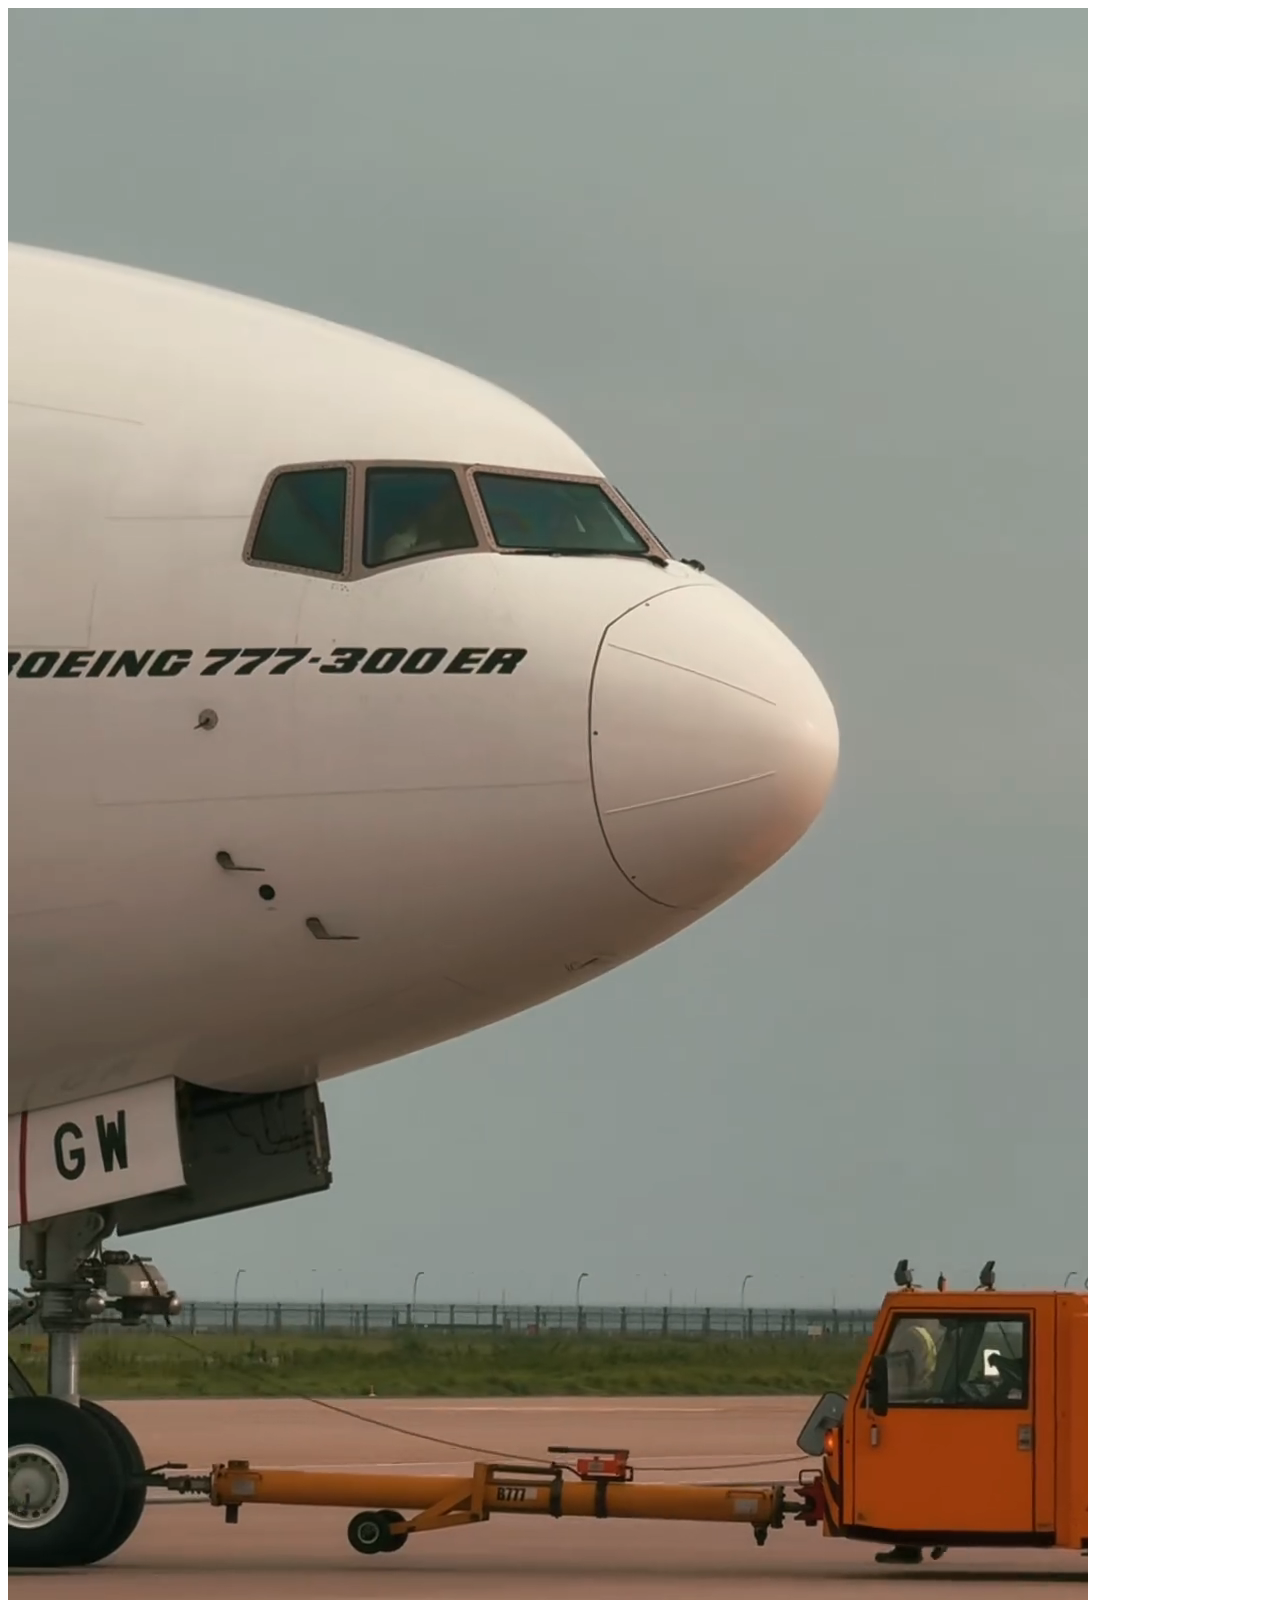
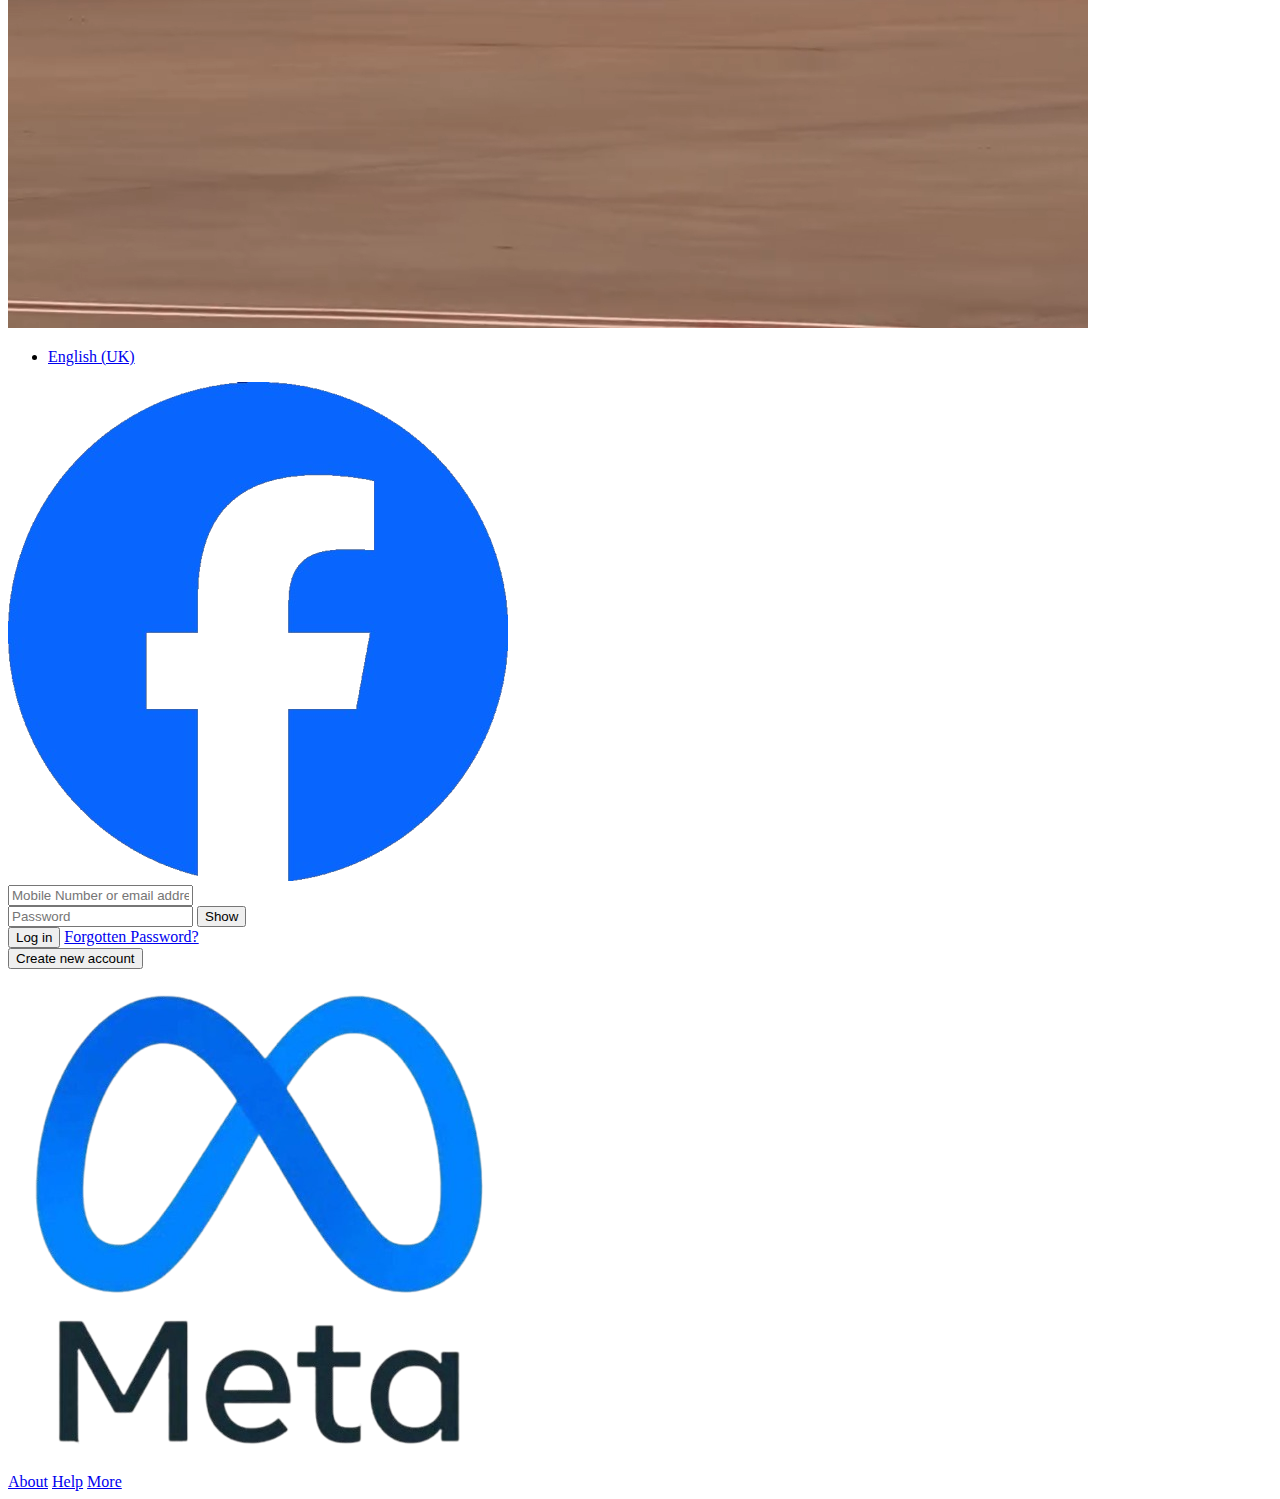
<file: index.html>
<!DOCTYPE html>
<html lang="en">
<head>
    <meta charset="UTF-8">
    <meta name="viewport" content="width=device-width, initial-scale=1.0">
    <title>FB clone</title>
    <link rel="stylesheet" href="challenge.css">
</head>
<body>

    <!-- Video input -->
    <div class="vid-contain">
        <video autoplay loop muted playsinline>
            <source src="assets/bg-vid2.mp4" type="video/mp4">
        </video>
    </div>

    <div class="wrapper">
        <div class="banner">
            <ul class="lang-list">
                <li><a href="#"><p id="lang">English (UK)</p></a></li>

                <!-- <div class="sub-list">
                    <li><a href="#"><p id="lang">English (US)</p></a></li>
                    <li><a href="#"><p id="lang">Hausa (NIG)</p></a></li>
                    <li><a href="#"><p id="lang">Yoruba (NIG)</p></a></li>
                    <li><a href="#"><p id="lang">Igbo (NIG)</p></a></li>
                </div> -->
            </ul>
            
            <div class="lg">
                <img src="assets/IMAGES/facebook-logo.png" alt="fb-logo">
            </div>
        </div> 

        <form action="#" id="sign-up-form">
           <input type="text"  id="userDetail" placeholder="Mobile Number or email address">
           <div class="passField">
                <input type="password" placeholder="Password" id="userPass" required >
                <button id="shwpwdbtn">Show</button>
           </div>

           <button class="primaryBtn" id="logIn">Log in</button>
           <a href="#" >Forgotten Password?</a>
        </form>

        <button class="primaryBtn" id="signUp">Create new account</button>
        <div class="footer">
            <div class="lg">
                <img src="assets/IMAGES/meta-logo.png" alt="meta-">
            </div>

            <div class="nav-links">
                <a href="#" >About</a>
                <a href="#" >Help</a>
                <a href="#" >More</a>
            </div>
        </div>
    </div>

    <script src="script.js"></script>
</body>
</html>
</file>
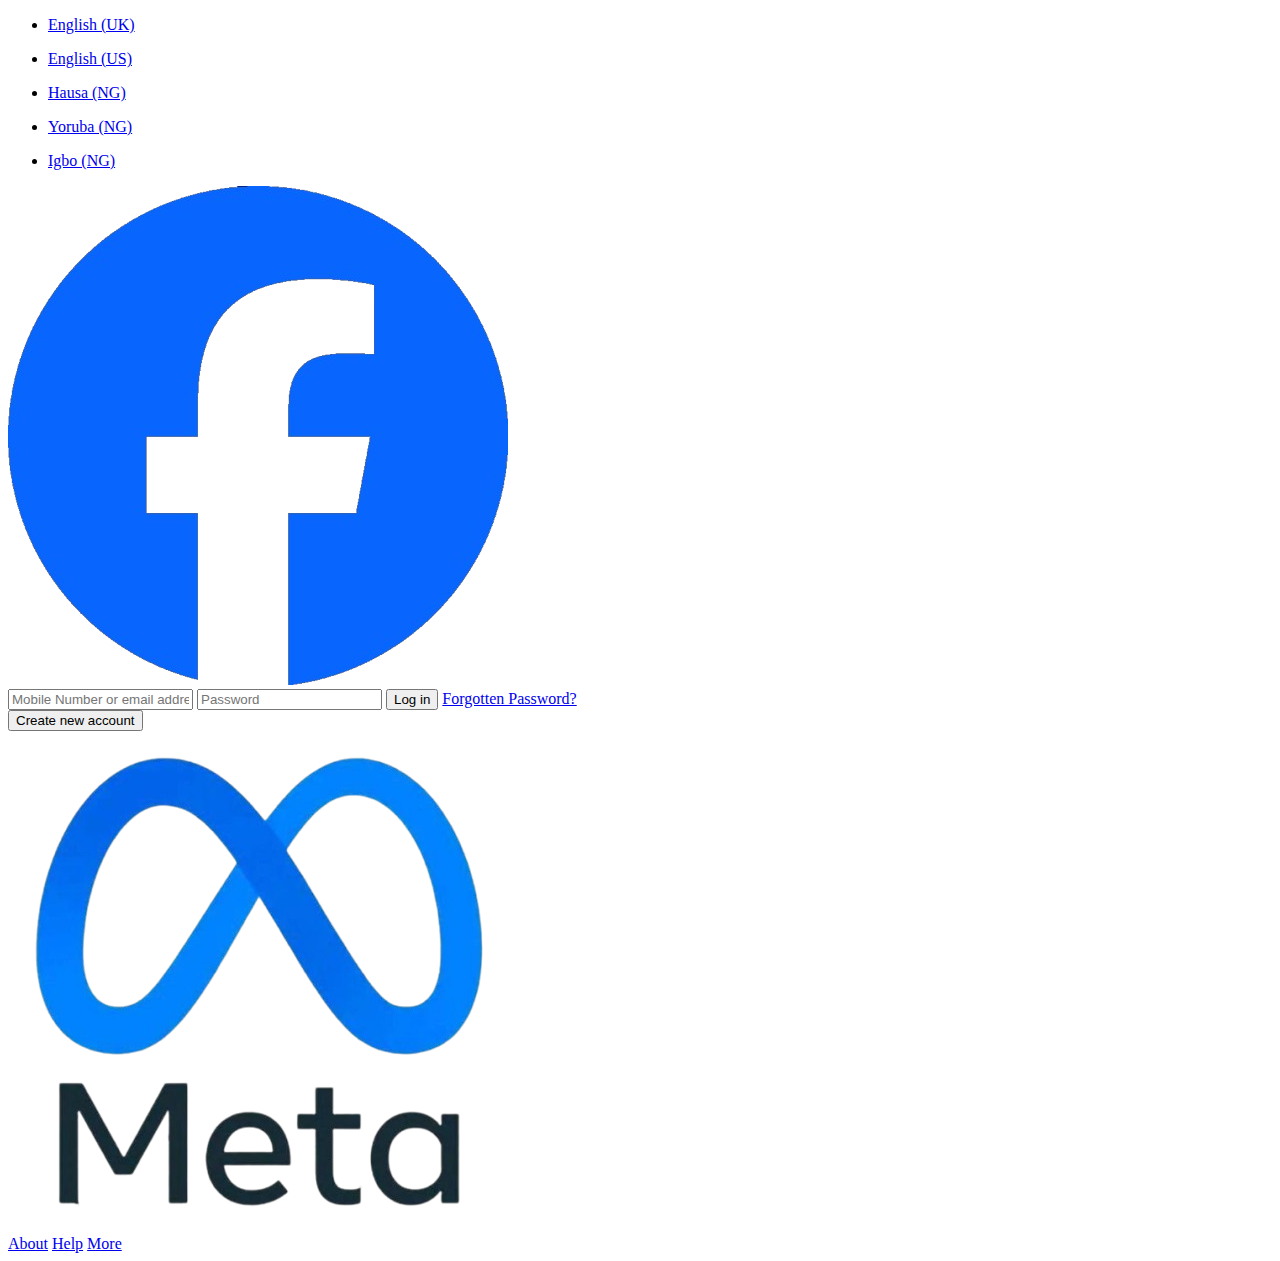
<file: challenge.html>
<!DOCTYPE html>
<html lang="en">
  <head>
    <meta charset="UTF-8" />
    <meta name="viewport" content="width=device-width, initial-scale=1.0" />
    <title>FB clone</title>
    <link rel="stylesheet" href="challenge.css" />
  </head>
  <body>
    <div class="wrapper">
      <div class="banner">
        <ul class="lang-list">
          <li class="active">
            <a href="#"><p id="lang">English (UK)</p></a>
          </li>

          <div class="sub-list">
            <li>
              <a href="#"><p id="lang">English (US)</p></a>
            </li>
            <li>
              <a href="#"><p id="lang">Hausa (NG)</p></a>
            </li>
            <li>
              <a href="#"><p id="lang">Yoruba (NG)</p></a>
            </li>
            <li>
              <a href="#"><p id="lang">Igbo (NG)</p></a>
            </li>
          </div>
        </ul>

        <div class="lg lg_1">
          <img src="assets/IMAGES/facebook-logo.png" alt="fb-logo" />
        </div>
      </div>

      <form action="#" id="sign-up-form">
        <input
          type="text"
          id="userDetail"
          placeholder="Mobile Number or email address"
          required
        />
        <input type="password" placeholder="Password" id="userPass" required />

        <button class="primaryBtn" onclick="logIn()">Log in</button>
        <a href="#">Forgotten Password?</a>
      </form>

      <button class="primaryBtn1" id="signUp">Create new account</button>
      <div class="footer">
        <div class="lg">
          <img src="assets/IMAGES/meta-logo.png" alt="meta-logo" />
        </div>

        <div class="nav-links">
          <a href="#">About</a>
          <a href="#">Help</a>
          <a href="#">More</a>
        </div>
      </div>
    </div>
  </body>
</html>
</file>
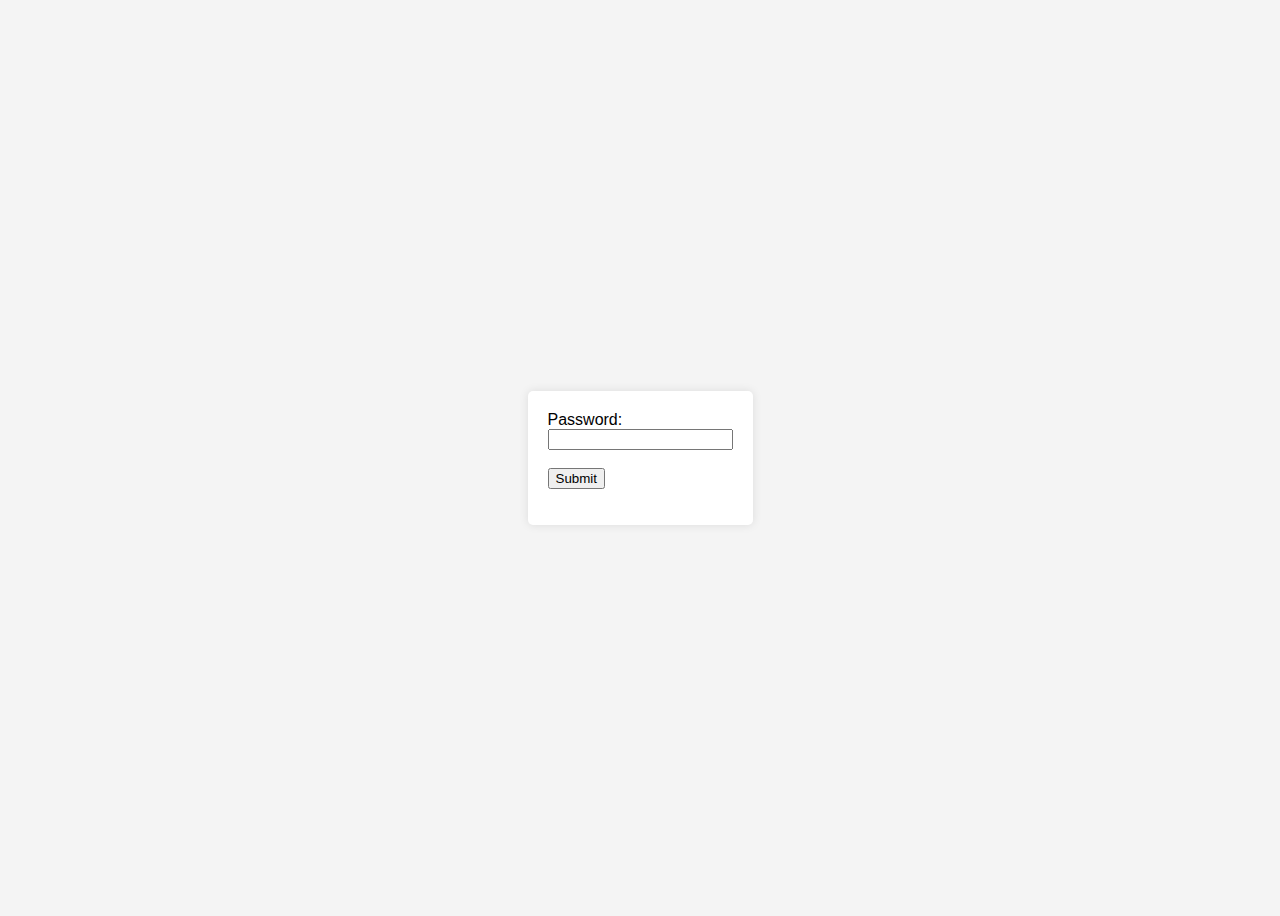
<file: password.html>
<!DOCTYPE html>
<html lang="en">
<head>
    <meta charset="UTF-8">
    <meta name="viewport" content="width=device-width, initial-scale=1.0">
    <title>Password Validation Example</title>
    <style>
        /* Basic styling for the form */
        body {
            font-family: Arial, sans-serif;
            display: flex;
            justify-content: center;
            align-items: center;
            height: 100vh;
            background-color: #f4f4f4;
        }
        form {
            background: white;
            padding: 20px;
            border-radius: 5px;
            box-shadow: 0 0 10px rgba(0, 0, 0, 0.1);
        }
        .error {
            color: red;
        }
    </style>
</head>
<body>

    <form id="loginForm">
        <label for="password">Password:</label><br>
        <input type="password" id="password" name="password" required><br><br>
        <button type="submit">Submit</button>
        <p id="message" class="error"></p>
    </form>

    <script>
        function validatePassword(password) {
            // Check if password length is less than 10 characters
            if (password.length < 10) {
                return "Password must be at least 10 characters long.";
            }

            // Check for specific invalid password
            if (password === '1234567890') {
                return "Password cannot be '1234567890'.";
            }

            // Check for repeated characters (all same characters)
            const isAllSame = (str) => {
                return str.split('').every(char => char === str[0]);
            };

            if (isAllSame(password)) {
                return "Password cannot be made up of repeating characters.";
            }

            // Check for at least one uppercase letter, one lowercase letter, one digit, and one special character
            const hasUppercase = /[A-Z]/.test(password);
            const hasLowercase = /[a-z]/.test(password);
            const hasDigit = /\d/.test(password);
            const hasSpecialChar = /[!@#$%^&*(),.?":{}|<>]/.test(password);

            if (!hasUppercase || !hasLowercase || !hasDigit || !hasSpecialChar) {
                return "Password must contain at least one uppercase letter, one lowercase letter, one digit, and one special character.";
            }

            // If all checks pass
            return "Password is valid.";
        }

        document.getElementById('loginForm').addEventListener('submit', function(event) {
            event.preventDefault(); // Prevent form submission

            const password = document.getElementById('password').value;
            const messageElement = document.getElementById('message');
            const validationMessage = validatePassword(password);

            // Display validation message
            if (validationMessage === "Password is valid.") {
                messageElement.style.color = "green";
            } else {
                messageElement.style.color = "red";
            }
            messageElement.textContent = validationMessage;
        });
    </script>

</body>
</html>
</file>
<file: challenge.css>
@media (max-width: 620px) {
    *{
        margin: 0;
        padding: 0;
        box-sizing: border-box;
        font-size: 16px;
        font-weight: 400;
    }
    body{
        font-family: Arial, Helvetica, sans-serif;
        height: 100vh;
        padding: 25px;
        background: linear-gradient(140deg , rgb(247, 230, 233),  rgb(248, 242, 242));
    }

    a{    
        text-align: center; 
        font-weight: 500; 
        color: black; 
        text-decoration: none;
    }
    
    .wrapper{
        position: relative;
        z-index: 11;
        display: flex;
        flex-direction: column;
        justify-content: center;
        gap: 25px;
    }

    .banner{
        height: 95px;
        display: flex;
        flex-direction: column;
        align-items: center;
        
    }

    .lg{
        margin-top: 20px;
        height: 65px;
        width: 65px;
    }

    .lg >img{
        height: 50px;
        width: 50px; 
    }

    /* Form Section */

    #sign-up-form{
        /* border: 1px solid red; */
        padding: 20px 0;
        display: flex;
        flex-direction: column;
        gap: 10px;
        margin-bottom: 35px;
    }

    input{
        padding: 20px;
        border-radius: 10px;
        color: black;
        border: 1px solid rgb(219, 181, 135);
        background: transparent;
        backdrop-filter: blur(5px);
    }
    
    .primaryBtn{
        padding: 15px;
        border: none;
        color: white;
        background-color: blue;
        border-radius: 25px;
        cursor: pointer;
    }

    .footer{
        display: flex;
        flex-direction: column;
        gap: 10px;
        align-items: center;
    }

    #signUp{
        color: blue;
        border: 2px solid blue;
        background: transparent;
        margin-bottom: -38px;
        backdrop-filter: blur(2px);
    }

    .nav-links > a{
     padding-top: -150px;
     padding-left: 10px;
    }

    /* Hover and focus Styles */
     a:focus{
        text-decoration: underline;
    }

    /* Video BG  */
    .vid-contain{
        position: fixed;
        top: 0;
        left: 0;
        width: 100%;
        height: 100%;
        overflow: hidden;
        z-index: -2;
    }

    .vid-contain video{
        height: 100%;
        width: 100%;
        object-fit: cover;
    }

    /* Pass Show And Hide Toggle */
    .passField{
        position: relative;
        height: 60px;
    }

    #userPass{
        position: absolute;
        width: 100%;
    }
    

    #shwpwdbtn{
        cursor: pointer; 
        padding: 8px; 
        border-radius: 16px; 
        border: none;
        position: relative;
        z-index: 111;
        left: calc(78%);
        top: 13px;
        color: green;
        background: none;
    }
}
</file>
